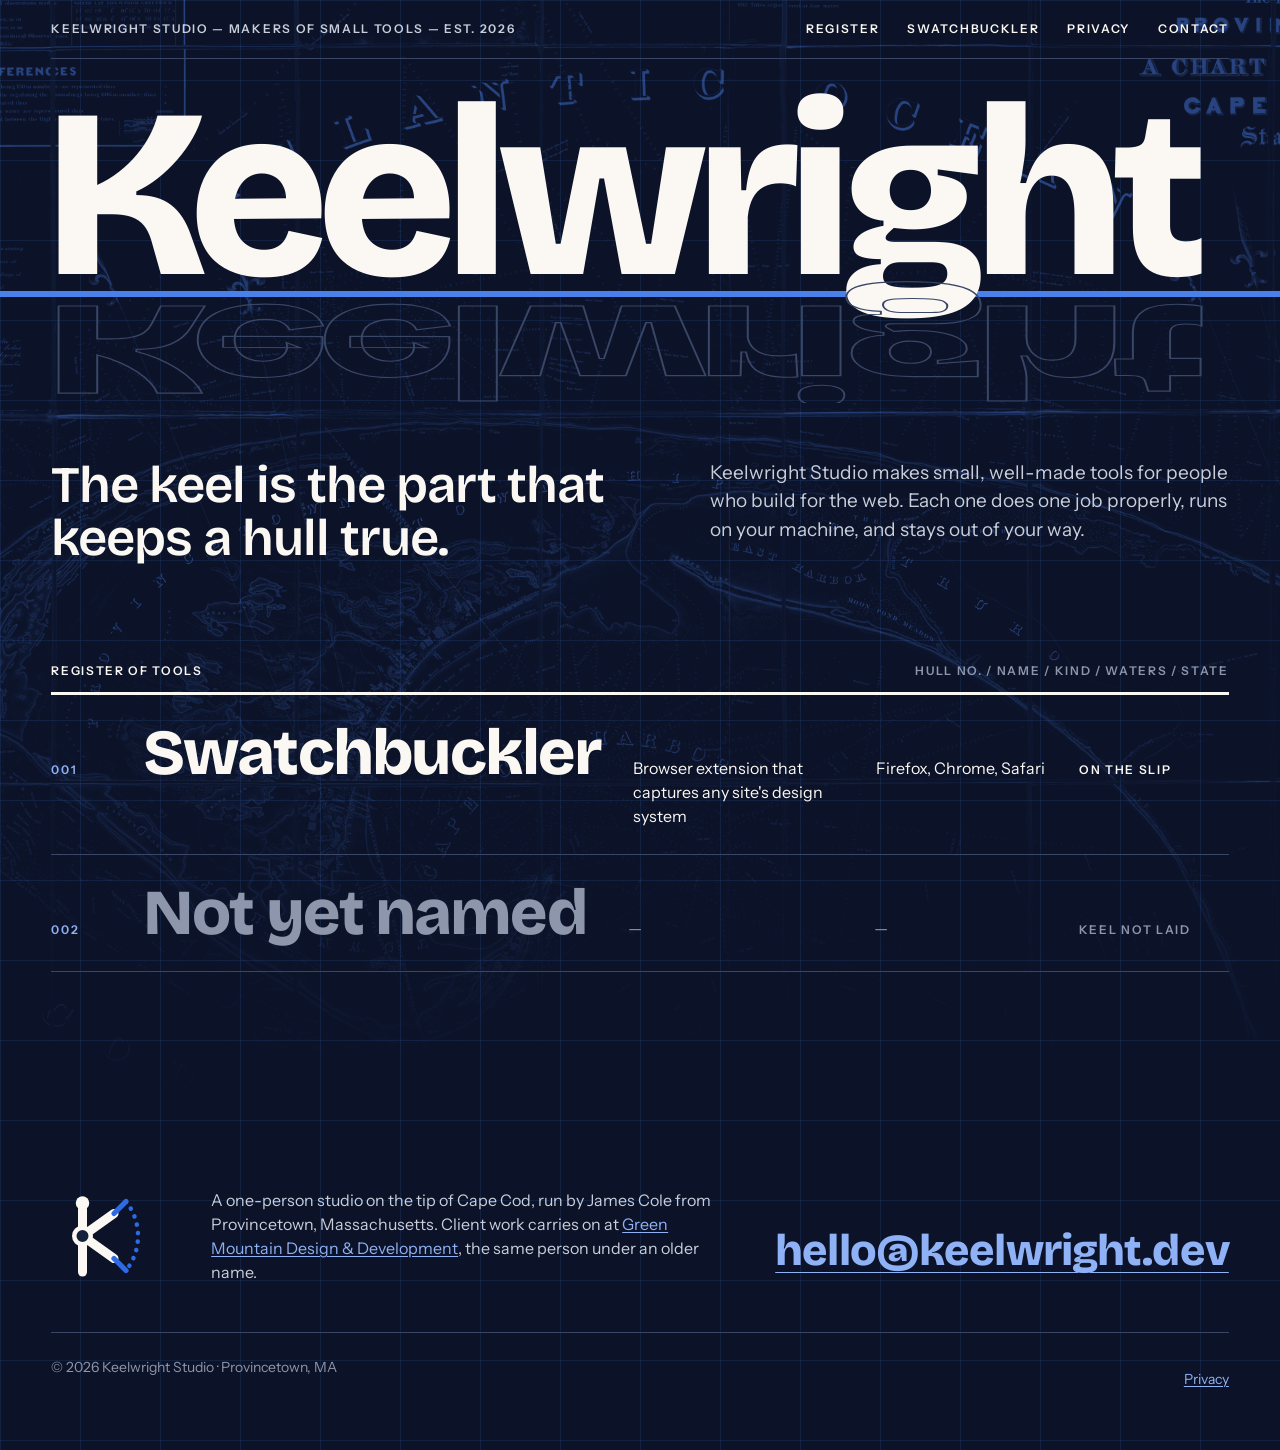
<file: site/index.html>
<!doctype html>
<html lang="en">
<head>
<meta charset="utf-8">
<meta name="viewport" content="width=device-width, initial-scale=1">
<title>Keelwright Studio</title>
<meta name="description" content="Keelwright Studio makes small, well-made tools for people who build for the web. First up: Swatchbuckler, a browser extension that captures any site's design system.">
<meta name="theme-color" content="#0C1328">
<link rel="icon" href="favicon.svg" type="image/svg+xml">
<link rel="apple-touch-icon" href="apple-touch-icon.png">
<link rel="stylesheet" href="assets/site.css">
<meta property="og:title" content="Keelwright Studio">
<meta property="og:description" content="Small, well-made tools for people who build for the web.">
<meta property="og:type" content="website">
<meta property="og:url" content="https://keelwright.dev/">
</head>
<body>
<div class="page">
<div class="chart" aria-hidden="true"></div>

<header class="site-header">
  <a class="brand label" href="/" aria-label="Keelwright Studio home">Keelwright Studio — makers of small tools — est. 2026</a>
  <nav class="label" aria-label="Site">
    <a href="#register">Register</a>
    <a href="/swatchbuckler/">Swatchbuckler</a>
    <a href="/privacy.html">Privacy</a>
    <a href="#colophon">Contact</a>
  </nav>
</header>

<main>
  <div class="wordmark" aria-hidden="true">
    <div class="word">Keelwright</div>
    <div class="waterline"></div>
    <div class="reflection">Keelwright</div>
  </div>

  <div class="hero">
    <h1 class="standfirst">The keel is the part that keeps a hull true.</h1>
    <p>Keelwright Studio makes small, well-made tools for people who build for the web. Each one does one job properly, runs on your machine, and stays out of your way.</p>
  </div>

  <section id="register" aria-labelledby="register-title">
    <div class="register-head">
      <span class="label" id="register-title">Register of tools</span>
      <span class="label faint">Hull no. / Name / Kind / Waters / State</span>
    </div>
    <div class="row">
      <span class="label no">001</span>
      <span class="name"><a href="/swatchbuckler/">Swatchbuckler</a></span>
      <span class="kind">Browser extension that captures any site's design system</span>
      <span class="waters">Firefox, Chrome, Safari</span>
      <span class="label state">On the slip</span>
    </div>
    <div class="row quiet">
      <span class="label no">002</span>
      <span class="name">Not yet named</span>
      <span class="kind">—</span>
      <span class="waters">—</span>
      <span class="label state">Keel not laid</span>
    </div>
  </section>

  <section id="colophon" class="colophon" aria-label="About and contact">
    <img class="mark" src="assets/mark-large-dark.svg" alt="" width="96" height="96">
    <p>A one-person studio on the tip of Cape Cod, run by James Cole from Provincetown, Massachusetts. Client work carries on at <a href="https://greenmountain.design">Green Mountain Design &amp; Development</a>, the same person under an older name.</p>
    <a class="big-link" href="mailto:hello@keelwright.dev">hello@keelwright.dev</a>
  </section>
</main>

<footer class="site-footer">
  <span>© 2026 Keelwright Studio · Provincetown, MA</span>
  <span><a href="/privacy.html">Privacy</a></span>
</footer>
</div>
</body>
</html>
</file>
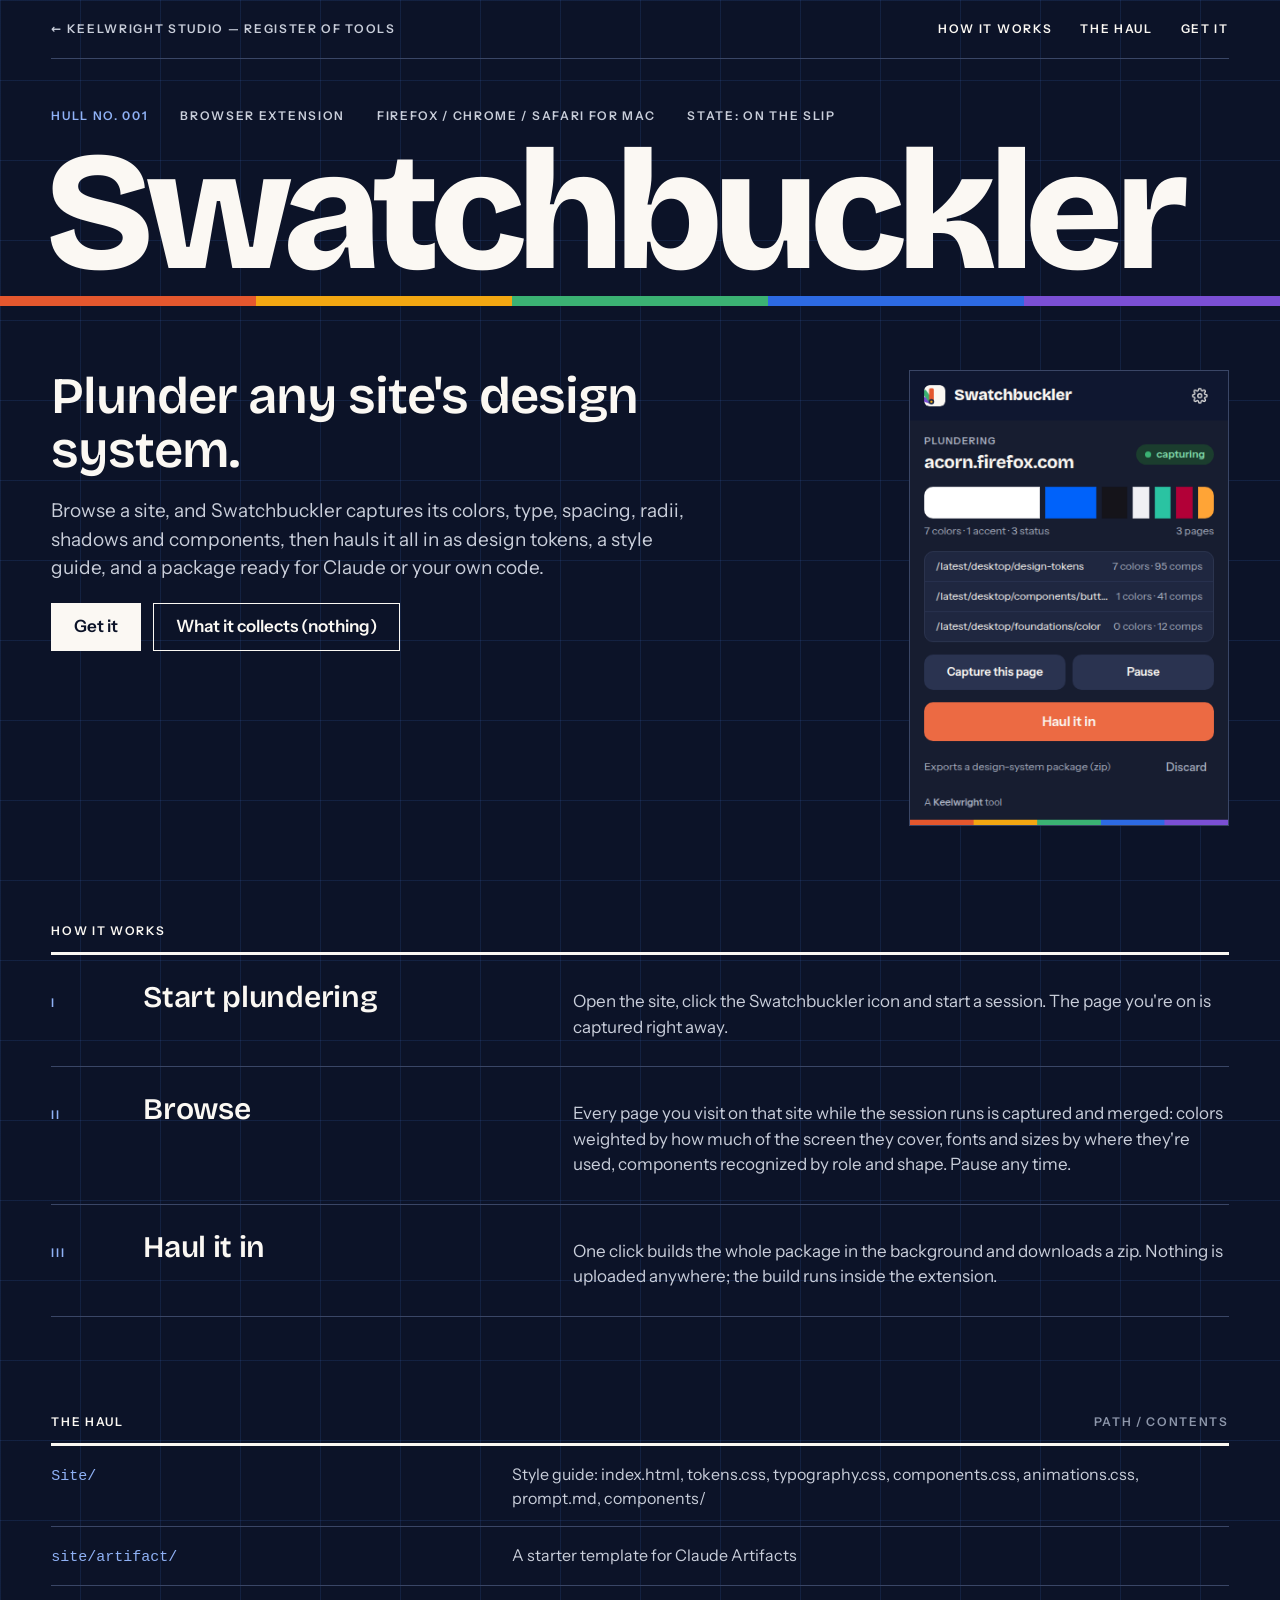
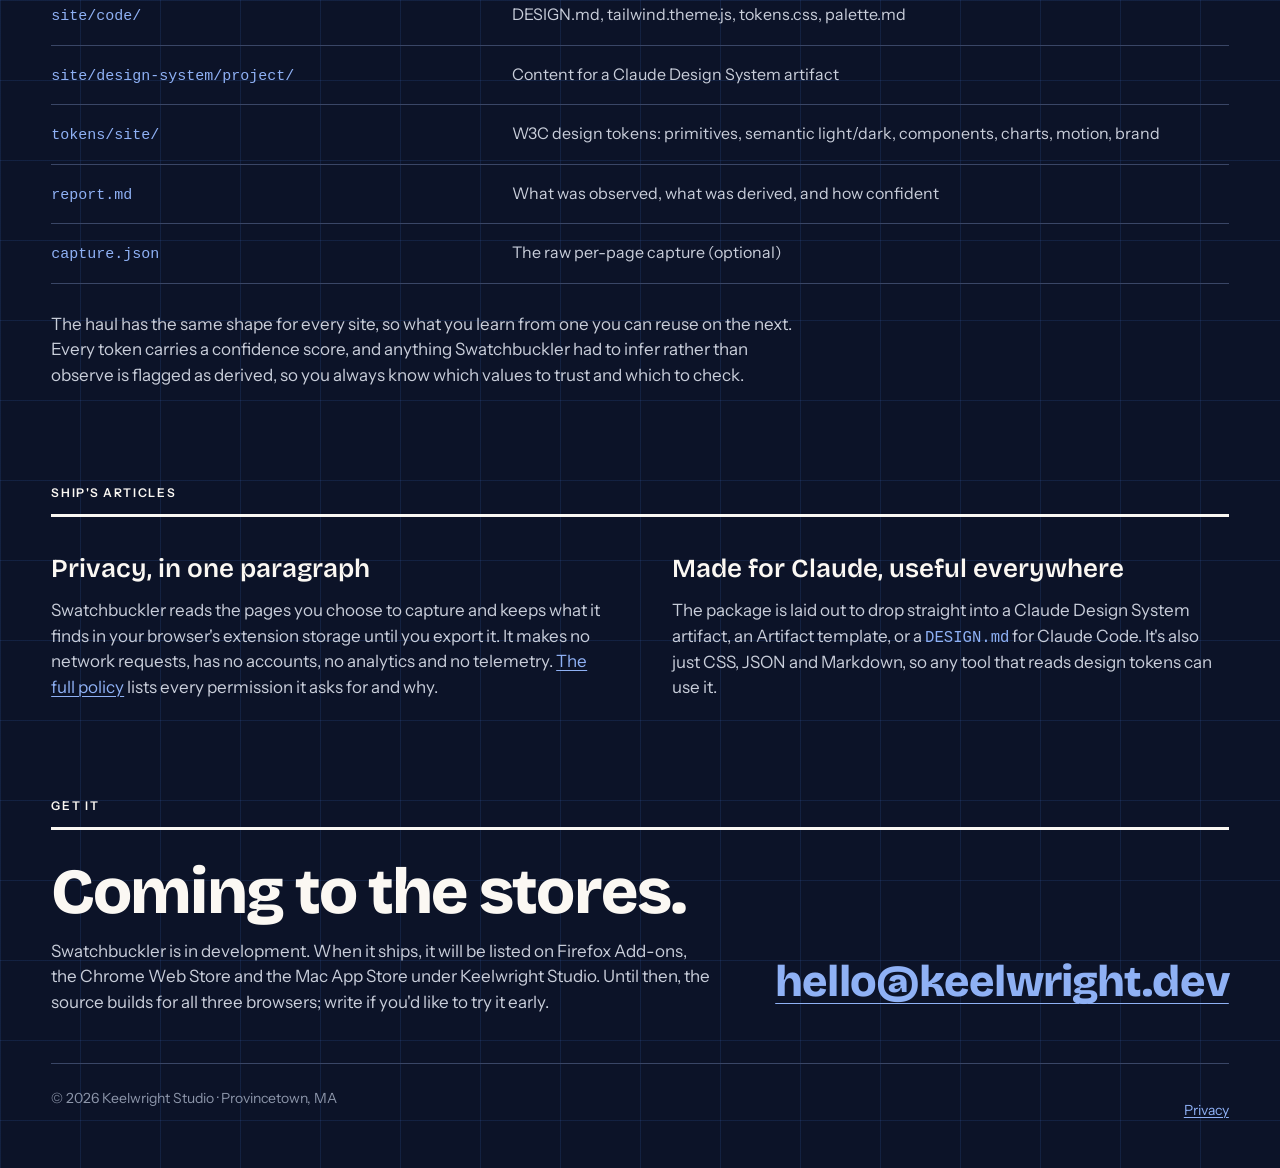
<file: site/swatchbuckler/index.html>
<!doctype html>
<html lang="en">
<head>
<meta charset="utf-8">
<meta name="viewport" content="width=device-width, initial-scale=1">
<title>Swatchbuckler — Keelwright Studio</title>
<meta name="description" content="Swatchbuckler is a Firefox, Chrome and Safari extension that captures any site's design system — colors, type, spacing, components — and exports it as tokens, a style guide and a ready-to-use package. Runs entirely on your machine.">
<meta name="theme-color" content="#0C1328">
<link rel="icon" href="../favicon.svg" type="image/svg+xml">
<link rel="apple-touch-icon" href="../apple-touch-icon.png">
<link rel="stylesheet" href="../assets/site.css">
<meta property="og:title" content="Swatchbuckler">
<meta property="og:description" content="Plunder any site's design system. A browser extension by Keelwright Studio.">
<meta property="og:type" content="website">
<meta property="og:url" content="https://keelwright.dev/swatchbuckler/">
</head>
<body>
<div class="page">

<header class="site-header">
  <a class="brand label" href="/">← Keelwright Studio — register of tools</a>
  <nav class="label" aria-label="Page">
    <a href="#how">How it works</a>
    <a href="#haul">The haul</a>
    <a href="#get">Get it</a>
  </nav>
</header>

<main>
  <div class="product-meta label">
    <span style="color: var(--link)">Hull no. 001</span>
    <span class="muted">Browser extension</span>
    <span class="muted">Firefox / Chrome / Safari for Mac</span>
    <span class="muted">State: on the slip</span>
  </div>
  <div class="product-title">
    <h1>Swatchbuckler</h1>
    <div class="swatches" aria-hidden="true"><span style="background:#E4572E"></span><span style="background:#F3A712"></span><span style="background:#3BB273"></span><span style="background:#2D6AE3"></span><span style="background:#7B4FD4"></span></div>
  </div>

  <div class="product-intro">
    <div class="text">
      <p class="standfirst">Plunder any site's design system.</p>
      <p class="lede">Browse a site, and Swatchbuckler captures its colors, type, spacing, radii, shadows and components, then hauls it all in as design tokens, a style guide, and a package ready for Claude or your own code.</p>
      <div class="actions"><a class="btn primary" href="#get">Get it</a><a class="btn" href="/privacy.html#swatchbuckler">What it collects (nothing)</a></div>
    </div>
    <img class="shot" src="popup-dark.png" alt="The Swatchbuckler popup mid-capture: a swatch strip of the site's colors, three captured pages, and a Haul it in button" width="360" height="487">
  </div>

  <section id="how" aria-labelledby="how-title">
    <div class="register-head"><span class="label" id="how-title">How it works</span></div>
    <div class="row"><span class="label no">i</span><span class="title">Start plundering</span><p class="body">Open the site, click the Swatchbuckler icon and start a session. The page you're on is captured right away.</p></div>
    <div class="row"><span class="label no">ii</span><span class="title">Browse</span><p class="body">Every page you visit on that site while the session runs is captured and merged: colors weighted by how much of the screen they cover, fonts and sizes by where they're used, components recognized by role and shape. Pause any time.</p></div>
    <div class="row"><span class="label no">iii</span><span class="title">Haul it in</span><p class="body">One click builds the whole package in the background and downloads a zip. Nothing is uploaded anywhere; the build runs inside the extension.</p></div>
  </section>

  <section id="haul" aria-labelledby="haul-title">
    <div class="register-head"><span class="label" id="haul-title">The haul</span><span class="label faint">Path / Contents</span></div>
    <div class="row compact"><span class="path">Site/</span><span class="what">Style guide: index.html, tokens.css, typography.css, components.css, animations.css, prompt.md, components/</span></div>
    <div class="row compact"><span class="path">site/artifact/</span><span class="what">A starter template for Claude Artifacts</span></div>
    <div class="row compact"><span class="path">site/code/</span><span class="what">DESIGN.md, tailwind.theme.js, tokens.css, palette.md</span></div>
    <div class="row compact"><span class="path">site/design-system/project/</span><span class="what">Content for a Claude Design System artifact</span></div>
    <div class="row compact"><span class="path">tokens/site/</span><span class="what">W3C design tokens: primitives, semantic light/dark, components, charts, motion, brand</span></div>
    <div class="row compact"><span class="path">report.md</span><span class="what">What was observed, what was derived, and how confident</span></div>
    <div class="row compact"><span class="path">capture.json</span><span class="what">The raw per-page capture (optional)</span></div>
    <p class="muted" style="margin-top: 28px; max-width: 44em">The haul has the same shape for every site, so what you learn from one you can reuse on the next. Every token carries a confidence score, and anything Swatchbuckler had to infer rather than observe is flagged as derived, so you always know which values to trust and which to check.</p>
  </section>

  <section id="articles" aria-labelledby="articles-title">
    <div class="register-head"><span class="label" id="articles-title">Ship's articles</span></div>
    <div class="two-up">
      <div><h3>Privacy, in one paragraph</h3><p>Swatchbuckler reads the pages you choose to capture and keeps what it finds in your browser's extension storage until you export it. It makes no network requests, has no accounts, no analytics and no telemetry. <a href="/privacy.html#swatchbuckler">The full policy</a> lists every permission it asks for and why.</p></div>
      <div><h3>Made for Claude, useful everywhere</h3><p>The package is laid out to drop straight into a Claude Design System artifact, an Artifact template, or a <code>DESIGN.md</code> for Claude Code. It's also just CSS, JSON and Markdown, so any tool that reads design tokens can use it.</p></div>
    </div>
  </section>

  <section id="get" aria-labelledby="get-title">
    <div class="register-head"><span class="label" id="get-title">Get it</span></div>
    <div class="get">
      <div>
        <h2>Coming to the stores.</h2>
        <p>Swatchbuckler is in development. When it ships, it will be listed on Firefox Add-ons, the Chrome Web Store and the Mac App Store under Keelwright Studio. Until then, the source builds for all three browsers; write if you'd like to try it early.</p>
      </div>
      <a class="big-link" href="mailto:hello@keelwright.dev">hello@keelwright.dev</a>
    </div>
  </section>
</main>

<footer class="site-footer">
  <span>© 2026 Keelwright Studio · Provincetown, MA</span>
  <span><a href="/privacy.html">Privacy</a></span>
</footer>
</div>
</body>
</html>
</file>
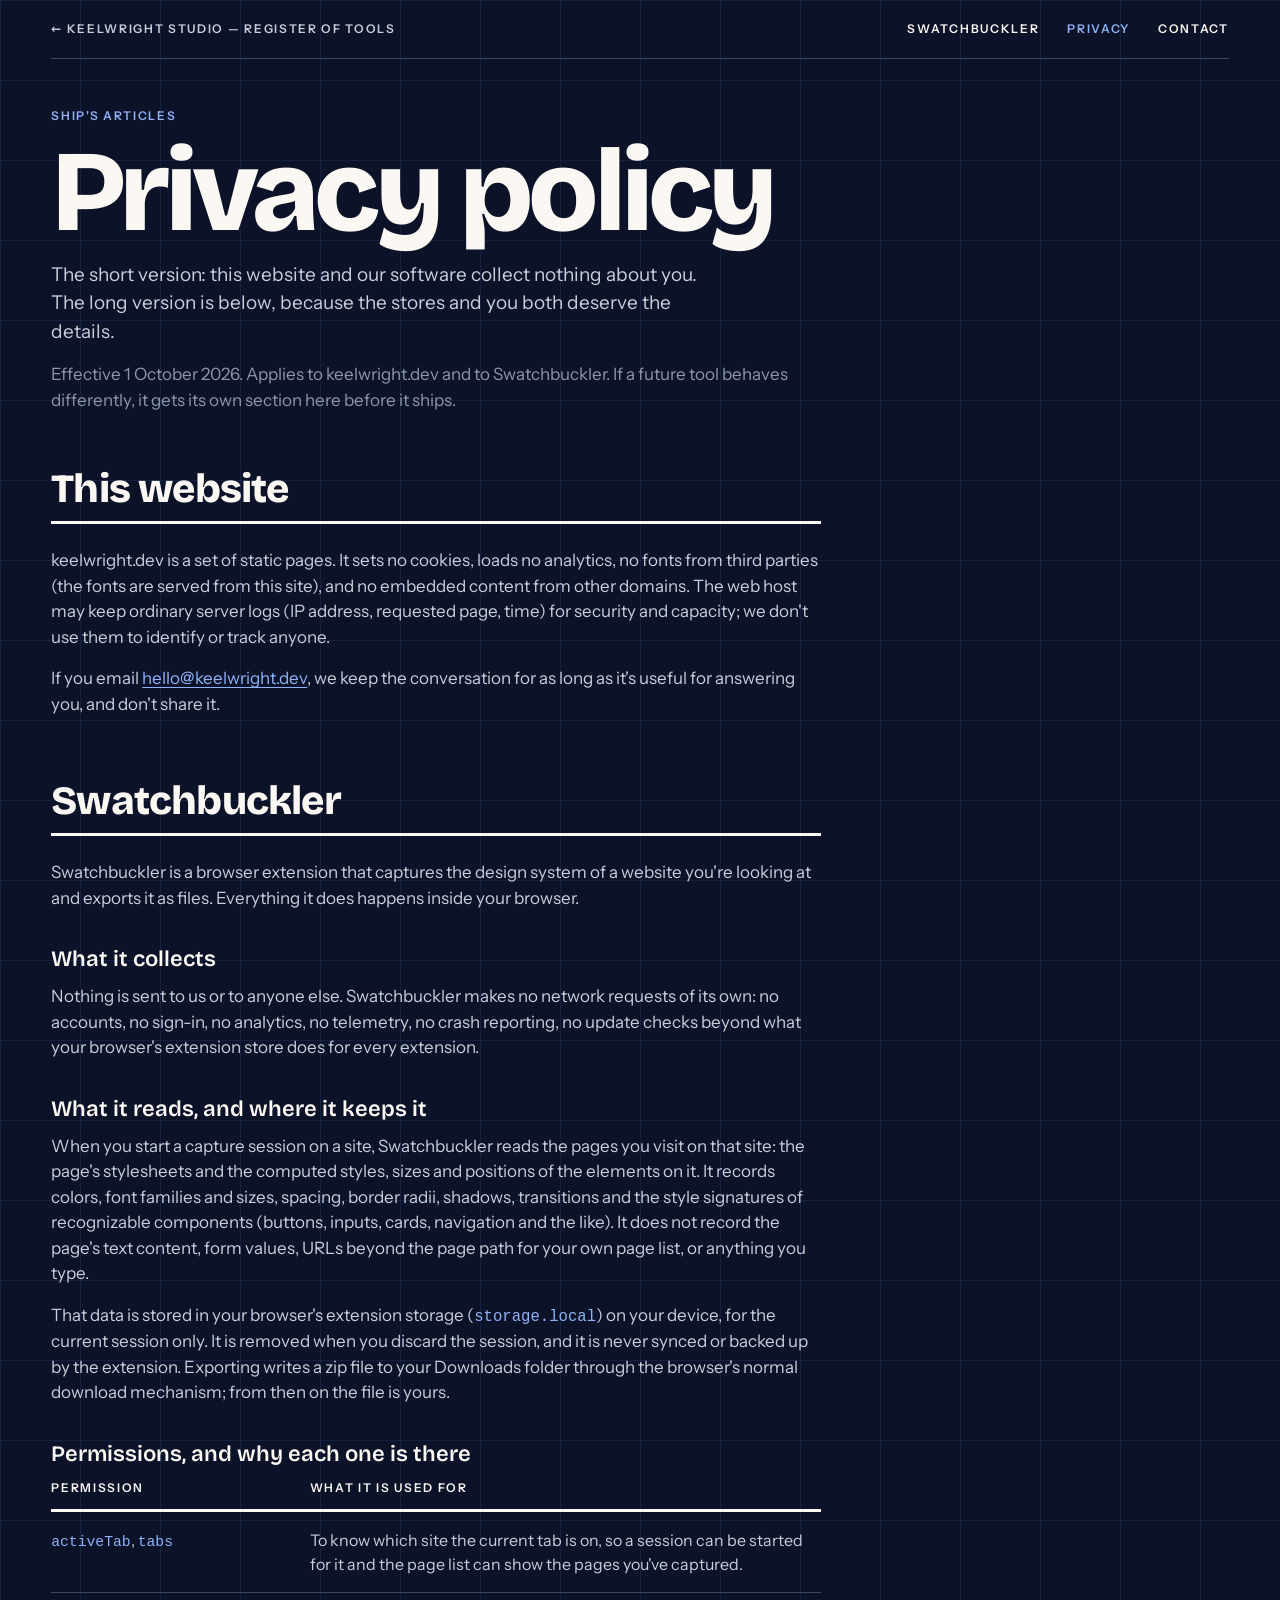
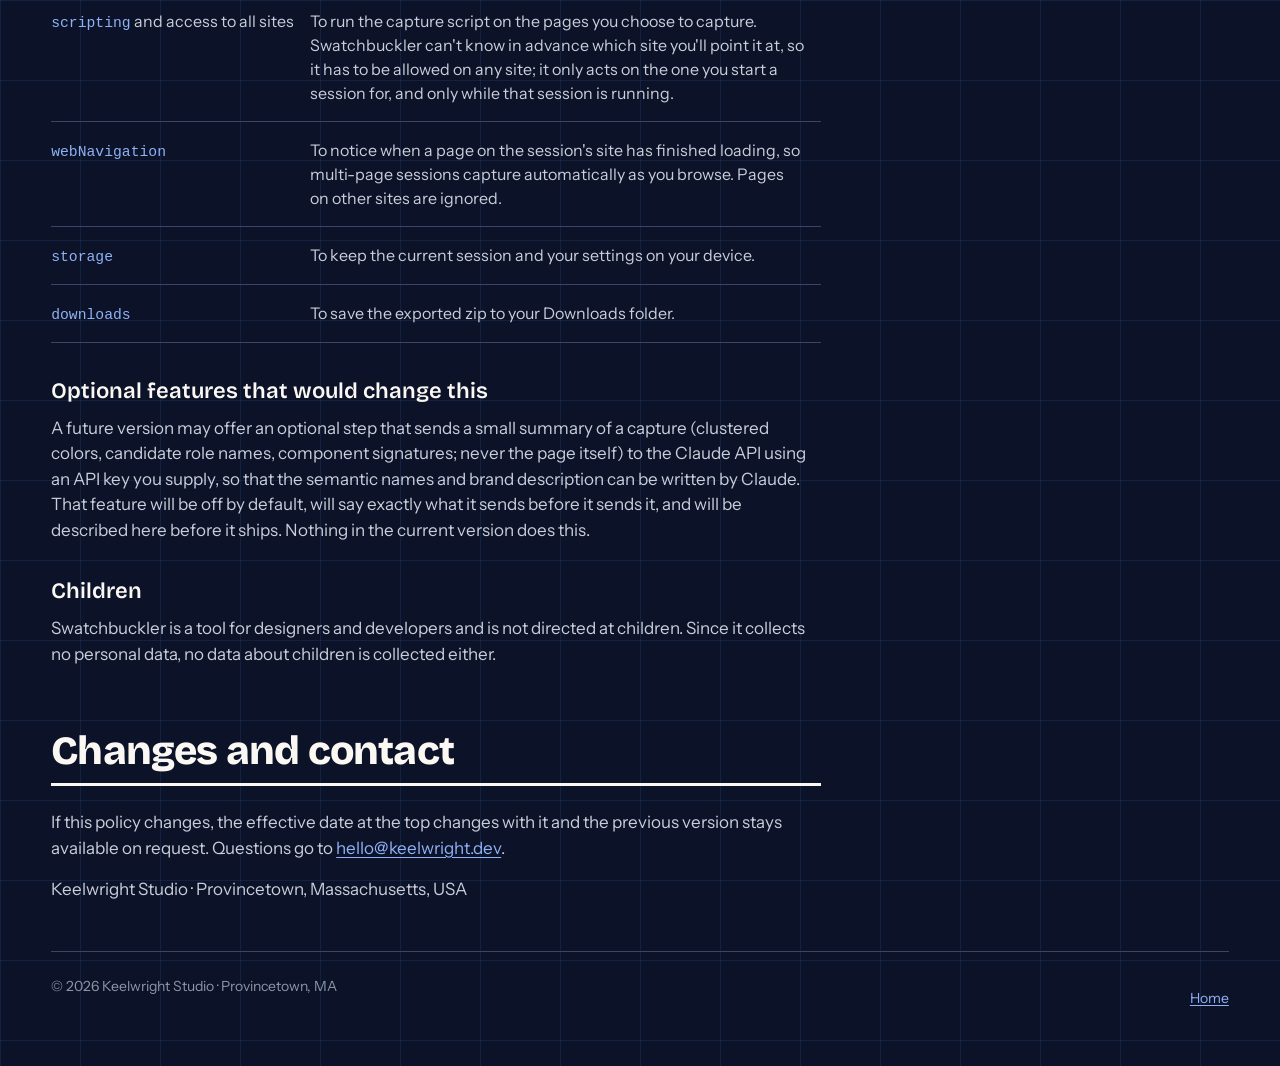
<file: site/privacy.html>
<!doctype html>
<html lang="en">
<head>
<meta charset="utf-8">
<meta name="viewport" content="width=device-width, initial-scale=1">
<title>Privacy — Keelwright Studio</title>
<meta name="description" content="Privacy policy for keelwright.dev and for Swatchbuckler, the Keelwright Studio browser extension. Short version: nothing is collected.">
<meta name="theme-color" content="#0C1328">
<link rel="icon" href="favicon.svg" type="image/svg+xml">
<link rel="apple-touch-icon" href="apple-touch-icon.png">
<link rel="stylesheet" href="assets/site.css">
</head>
<body>
<div class="page">

<header class="site-header">
  <a class="brand label" href="/">← Keelwright Studio — register of tools</a>
  <nav class="label" aria-label="Site">
    <a href="/swatchbuckler/">Swatchbuckler</a>
    <a href="/privacy.html" aria-current="page">Privacy</a>
    <a href="mailto:hello@keelwright.dev">Contact</a>
  </nav>
</header>

<main>
  <div class="page-head">
    <span class="label" style="color: var(--link)">Ship's articles</span>
    <h1>Privacy policy</h1>
    <p class="lede">The short version: this website and our software collect nothing about you. The long version is below, because the stores and you both deserve the details.</p>
    <p class="faint">Effective 1 October 2026. Applies to keelwright.dev and to Swatchbuckler. If a future tool behaves differently, it gets its own section here before it ships.</p>
  </div>

  <div class="prose">
    <h2 id="site">This website</h2>
    <p>keelwright.dev is a set of static pages. It sets no cookies, loads no analytics, no fonts from third parties (the fonts are served from this site), and no embedded content from other domains. The web host may keep ordinary server logs (IP address, requested page, time) for security and capacity; we don't use them to identify or track anyone.</p>
    <p>If you email <a href="mailto:hello@keelwright.dev">hello@keelwright.dev</a>, we keep the conversation for as long as it's useful for answering you, and don't share it.</p>
    <h2 id="swatchbuckler">Swatchbuckler</h2>
    <p>Swatchbuckler is a browser extension that captures the design system of a website you're looking at and exports it as files. Everything it does happens inside your browser.</p>
    <h3>What it collects</h3>
    <p>Nothing is sent to us or to anyone else. Swatchbuckler makes no network requests of its own: no accounts, no sign-in, no analytics, no telemetry, no crash reporting, no update checks beyond what your browser's extension store does for every extension.</p>
    <h3>What it reads, and where it keeps it</h3>
    <p>When you start a capture session on a site, Swatchbuckler reads the pages you visit on that site: the page's stylesheets and the computed styles, sizes and positions of the elements on it. It records colors, font families and sizes, spacing, border radii, shadows, transitions and the style signatures of recognizable components (buttons, inputs, cards, navigation and the like). It does not record the page's text content, form values, URLs beyond the page path for your own page list, or anything you type.</p>
    <p>That data is stored in your browser's extension storage (<code>storage.local</code>) on your device, for the current session only. It is removed when you discard the session, and it is never synced or backed up by the extension. Exporting writes a zip file to your Downloads folder through the browser's normal download mechanism; from then on the file is yours.</p>
    <h3>Permissions, and why each one is there</h3>
    <table>
    <thead><tr><th>Permission</th><th>What it is used for</th></tr></thead>
    <tbody>
    <tr><td data-label="Permission"><code>activeTab</code>, <code>tabs</code></td><td data-label="Used for">To know which site the current tab is on, so a session can be started for it and the page list can show the pages you've captured.</td></tr>
    <tr><td data-label="Permission"><code>scripting</code> and access to all sites</td><td data-label="Used for">To run the capture script on the pages you choose to capture. Swatchbuckler can't know in advance which site you'll point it at, so it has to be allowed on any site; it only acts on the one you start a session for, and only while that session is running.</td></tr>
    <tr><td data-label="Permission"><code>webNavigation</code></td><td data-label="Used for">To notice when a page on the session's site has finished loading, so multi-page sessions capture automatically as you browse. Pages on other sites are ignored.</td></tr>
    <tr><td data-label="Permission"><code>storage</code></td><td data-label="Used for">To keep the current session and your settings on your device.</td></tr>
    <tr><td data-label="Permission"><code>downloads</code></td><td data-label="Used for">To save the exported zip to your Downloads folder.</td></tr>
    </tbody>
    </table>
    <h3>Optional features that would change this</h3>
    <p>A future version may offer an optional step that sends a small summary of a capture (clustered colors, candidate role names, component signatures; never the page itself) to the Claude API using an API key you supply, so that the semantic names and brand description can be written by Claude. That feature will be off by default, will say exactly what it sends before it sends it, and will be described here before it ships. Nothing in the current version does this.</p>
    <h3>Children</h3>
    <p>Swatchbuckler is a tool for designers and developers and is not directed at children. Since it collects no personal data, no data about children is collected either.</p>
    <h2 id="changes">Changes and contact</h2>
    <p>If this policy changes, the effective date at the top changes with it and the previous version stays available on request. Questions go to <a href="mailto:hello@keelwright.dev">hello@keelwright.dev</a>.</p>
    <p class="muted">Keelwright Studio · Provincetown, Massachusetts, USA</p>
  </div>
</main>

<footer class="site-footer">
  <span>© 2026 Keelwright Studio · Provincetown, MA</span>
  <span><a href="/">Home</a></span>
</footer>
</div>
</body>
</html>
</file>
<file: site/assets/site.css>
/* Keelwright Studio — "the register" */

@font-face { font-family: "Bricolage Grotesque"; font-style: normal; font-weight: 200 800; font-display: swap; src: url(fonts/bricolage-grotesque-latin-wght-normal.woff2) format("woff2-variations"); }
@font-face { font-family: "Instrument Sans"; font-style: normal; font-weight: 400; font-display: swap; src: url(fonts/instrument-sans-latin-400-normal.woff2) format("woff2"); }
@font-face { font-family: "Instrument Sans"; font-style: normal; font-weight: 500; font-display: swap; src: url(fonts/instrument-sans-latin-500-normal.woff2) format("woff2"); }
@font-face { font-family: "Instrument Sans"; font-style: normal; font-weight: 600; font-display: swap; src: url(fonts/instrument-sans-latin-600-normal.woff2) format("woff2"); }

:root {
  color-scheme: dark;
  --ink: #0C1328;
  --paper: #FBF8F3;
  --cobalt: #4A80EA;
  --cobalt-deep: #2D6AE3;
  --fg: var(--paper);
  --fg-muted: #C9CEDA;
  --fg-faint: #8D96AA;
  --link: #8FB1F5;
  --link-hover: #B3CBF8;
  --rule: #3A4666;
  --grid: rgba(74, 128, 234, 0.13);
  --font-display: "Bricolage Grotesque", system-ui, sans-serif;
  --font-ui: "Instrument Sans", system-ui, -apple-system, "Segoe UI", sans-serif;
  --font-mono: ui-monospace, "SF Mono", Menlo, Consolas, monospace;
  --gutter: clamp(16px, 4vw, 56px);
  --chart-opacity: 0.45;
}

* { box-sizing: border-box; }
html { -webkit-text-size-adjust: 100%; scroll-behavior: smooth; }
body {
  margin: 0;
  background-color: var(--ink);
  background-image: linear-gradient(var(--grid) 1px, transparent 1px), linear-gradient(90deg, var(--grid) 1px, transparent 1px);
  background-size: 80px 80px;
  color: var(--fg);
  font-family: var(--font-ui);
  font-size: 17px;
  line-height: 1.5;
  overflow-x: hidden;
}
a { color: var(--link); text-decoration-thickness: 1px; text-underline-offset: 0.15em; }
a:hover { color: var(--link-hover); }
img, svg { display: block; max-width: 100%; }
h1, h2, h3 { font-family: var(--font-display); margin: 0; }
p { margin: 0; }
code { font-family: var(--font-mono); font-size: 0.92em; color: var(--link); }
:focus-visible { outline: 2px solid var(--cobalt); outline-offset: 3px; }

.page { position: relative; isolation: isolate; min-height: 100vh; padding: 0 var(--gutter) 48px; }
.page > .chart {
  position: absolute; z-index: -1; inset: 0 0 auto 0; height: 1100px;
  background-image: url(chart-1836.webp); background-size: cover; background-position: 30% top;
  opacity: var(--chart-opacity);
  -webkit-mask-image: linear-gradient(#000 0, #000 55%, transparent 100%);
  mask-image: linear-gradient(#000 0, #000 55%, transparent 100%);
  pointer-events: none;
}

/* Type styles */
.label { font-family: var(--font-ui); font-size: 12px; font-weight: 600; letter-spacing: 0.14em; text-transform: uppercase; }
.muted { color: var(--fg-muted); }
.faint { color: var(--fg-faint); }
.lede { font-size: 19px; line-height: 1.5; color: var(--fg-muted); max-width: 34em; }
.display { font-family: var(--font-display); font-weight: 800; letter-spacing: -0.03em; line-height: 0.95; }
.standfirst { font-family: var(--font-display); font-weight: 600; font-size: clamp(30px, 4vw, 52px); line-height: 1.05; letter-spacing: -0.02em; }
.big-link { font-family: var(--font-display); font-weight: 800; font-size: clamp(24px, 3.4vw, 44px); letter-spacing: -0.02em; line-height: 1.1; padding: 8px 0; overflow-wrap: anywhere; }

/* Header */
.site-header { display: flex; flex-wrap: wrap; justify-content: space-between; align-items: center; gap: 0 32px; padding: 6px 0; border-bottom: 1px solid var(--rule); }
.site-header .brand { color: var(--fg-muted); text-decoration: none; padding: 14px 0; display: inline-flex; align-items: center; gap: 10px; }
.site-header .brand:hover { color: var(--fg); }
.site-header .brand .mark { width: 20px; height: 20px; }
.site-header nav { display: flex; flex-wrap: wrap; gap: 0 28px; }
.site-header nav a { color: var(--fg); text-decoration: none; padding: 14px 0; }
.site-header nav a:hover, .site-header nav a[aria-current="page"] { color: var(--link); }

/* Wordmark */
.wordmark { padding: 40px 0 0; overflow: hidden; margin: 0 calc(-1 * var(--gutter)); padding-left: var(--gutter); }
.wordmark .word, .wordmark .reflection {
  font-family: var(--font-display); font-weight: 800; font-size: min(240px, calc((100vw - 2 * var(--gutter)) / 4.9));
  line-height: 0.8; letter-spacing: -0.06em; white-space: nowrap; margin-left: -0.04em;
}
.wordmark .waterline { height: 6px; background: var(--cobalt); margin: 0 0 0 calc(-1 * var(--gutter)); }
.wordmark .reflection { color: transparent; -webkit-text-stroke: 2px var(--rule); transform: translateY(0.44em) scaleY(-0.55); transform-origin: top; height: 0.44em; }

/* Hero */
.hero { display: flex; flex-wrap: wrap; gap: 32px 80px; padding: 56px 0 96px; align-items: flex-start; }
.hero h1 { flex: 1 1 420px; }
.hero p { flex: 1 1 360px; font-size: 19px; color: var(--fg-muted); }

/* Register tables */
.register-head { display: flex; flex-wrap: wrap; justify-content: space-between; gap: 8px; padding-bottom: 12px; border-bottom: 3px solid var(--fg); }
.register-head .faint { color: var(--fg-faint); }
.row { display: flex; flex-wrap: wrap; align-items: baseline; gap: 6px 32px; padding: 26px 0; border-bottom: 1px solid var(--rule); }
.row.quiet { color: var(--fg-faint); }
.row .no { width: 60px; color: var(--link); flex-shrink: 0; }
.row .name { font-family: var(--font-display); font-weight: 800; font-size: clamp(32px, 5vw, 64px); letter-spacing: -0.03em; line-height: 1; flex: 1 1 440px; }
.row .name a { color: inherit; text-decoration: none; }
.row .name a:hover { color: var(--link); }
.row .kind { flex: 1 1 200px; font-size: 16px; }
.row .waters { flex: 1 1 160px; font-size: 16px; }
.row .state { flex: 0 1 150px; }
.row .title { font-family: var(--font-display); font-weight: 600; font-size: 30px; letter-spacing: -0.01em; line-height: 1.1; flex: 1 1 280px; }
.row .body { flex: 2 1 420px; color: var(--fg-muted); }
.row .path { font-family: var(--font-mono); font-size: 15px; color: var(--link); flex: 1 1 280px; overflow-wrap: anywhere; }
.row .what { flex: 2 1 420px; font-size: 16px; color: var(--fg-muted); }
.row.compact { padding: 16px 0; gap: 4px 32px; }
section { padding-bottom: 96px; }
section:last-of-type { padding-bottom: 0; }

/* Buttons */
.actions { display: flex; flex-wrap: wrap; gap: 12px; }
.btn { display: inline-flex; align-items: center; min-height: 48px; padding: 0 22px; font-weight: 600; text-decoration: none; border: 1px solid var(--fg); color: var(--fg); }
.btn:hover { color: var(--fg); background: rgba(251, 248, 243, 0.08); }
.btn.primary { background: var(--fg); color: var(--ink); }
.btn.primary:hover { background: #fff; color: var(--ink); }

/* Two-up blocks */
.two-up { display: flex; flex-wrap: wrap; gap: 40px 64px; padding-top: 32px; }
.two-up > * { flex: 1 1 320px; }
.two-up h3 { font-weight: 600; font-size: 26px; margin-bottom: 10px; }
.two-up p { color: var(--fg-muted); }

/* Colophon / footer */
.colophon { display: flex; flex-wrap: wrap; gap: 32px 64px; align-items: flex-end; padding-top: 120px; }
.colophon .mark { width: 96px; height: 96px; flex-shrink: 0; }
.colophon p { flex: 1 1 320px; font-size: 16px; color: var(--fg-muted); }
.site-footer { display: flex; flex-wrap: wrap; justify-content: space-between; gap: 8px 32px; padding-top: 24px; margin-top: 48px; border-top: 1px solid var(--rule); font-size: 14px; color: var(--fg-faint); }
.site-footer a { padding: 12px 0; display: inline-block; }

/* Swatchbuckler page */
.product-meta { padding: 48px 0 0; display: flex; flex-wrap: wrap; gap: 8px 32px; }
.product-title { padding: 16px 0 0; overflow: hidden; margin: 0 calc(-1 * var(--gutter)); padding-left: var(--gutter); }
.product-title h1 { font-weight: 800; font-size: min(190px, calc((100vw - 2 * var(--gutter)) / 7)); line-height: 0.85; letter-spacing: -0.06em; white-space: nowrap; margin-left: -0.04em; }
.product-title .swatches { display: flex; height: 10px; margin: 12px 0 0 calc(-1 * var(--gutter)); }
.product-title .swatches span { flex: 1; }
.product-intro { display: flex; flex-wrap: wrap; gap: 48px 80px; padding: 64px 0 96px; align-items: flex-start; }
.product-intro .text { flex: 1 1 420px; min-width: 0; display: flex; flex-direction: column; gap: 20px; }
.product-intro .shot { width: 320px; max-width: 100%; height: auto; border: 1px solid var(--rule); }
.get { display: flex; flex-wrap: wrap; gap: 24px 64px; padding-top: 32px; align-items: flex-end; }
.get > div { flex: 1 1 420px; }
.get h2 { font-weight: 800; font-size: clamp(36px, 5vw, 64px); letter-spacing: -0.03em; line-height: 0.95; margin-bottom: 16px; }
.get p { color: var(--fg-muted); max-width: 40em; }

/* Prose pages (privacy) */
.page-head { padding: 48px 0 56px; display: flex; flex-direction: column; gap: 16px; }
.page-head .faint { max-width: 70ch; }
.page-head h1 { font-weight: 800; font-size: clamp(44px, 9vw, 120px); line-height: 0.9; letter-spacing: -0.05em; }
.prose { max-width: 70ch; }
.prose h2 { font-weight: 800; font-size: clamp(28px, 3.5vw, 40px); letter-spacing: -0.02em; line-height: 1; padding: 48px 0 12px; border-bottom: 3px solid var(--fg); margin-bottom: 24px; }
.prose h2:first-child { padding-top: 0; }
.prose h3 { font-weight: 600; font-size: 22px; margin: 32px 0 8px; }
.prose p { margin: 0 0 16px; color: var(--fg-muted); }
.prose table { width: 100%; border-collapse: collapse; margin: 8px 0 16px; font-size: 16px; }
.prose th { text-align: left; font-family: var(--font-ui); font-size: 12px; font-weight: 600; letter-spacing: 0.14em; text-transform: uppercase; padding: 0 16px 12px 0; border-bottom: 3px solid var(--fg); }
.prose td { vertical-align: top; padding: 16px 16px 16px 0; border-bottom: 1px solid var(--rule); color: var(--fg-muted); }
.prose td:first-child { white-space: nowrap; }
@media (max-width: 640px) {
  .prose table, .prose thead, .prose tbody, .prose tr, .prose td { display: block; }
  .prose thead { display: none; }
  .prose td { padding: 6px 0; border: 0; white-space: normal; }
  .prose td:first-child { padding-top: 16px; }
  .prose td:last-child { padding-bottom: 16px; border-bottom: 1px solid var(--rule); }
  .prose td[data-label]::before { content: attr(data-label); display: block; font-size: 12px; font-weight: 600; letter-spacing: 0.14em; text-transform: uppercase; color: var(--fg-faint); margin-bottom: 2px; }
}

@media (max-width: 640px) { .row.quiet .kind, .row.quiet .waters { display: none; } .row .state { flex-basis: auto; } }
@media (prefers-reduced-motion: reduce) { html { scroll-behavior: auto; } }
@media print { body { background: #fff; color: #000; } .page > .chart { display: none; } }
</file>
